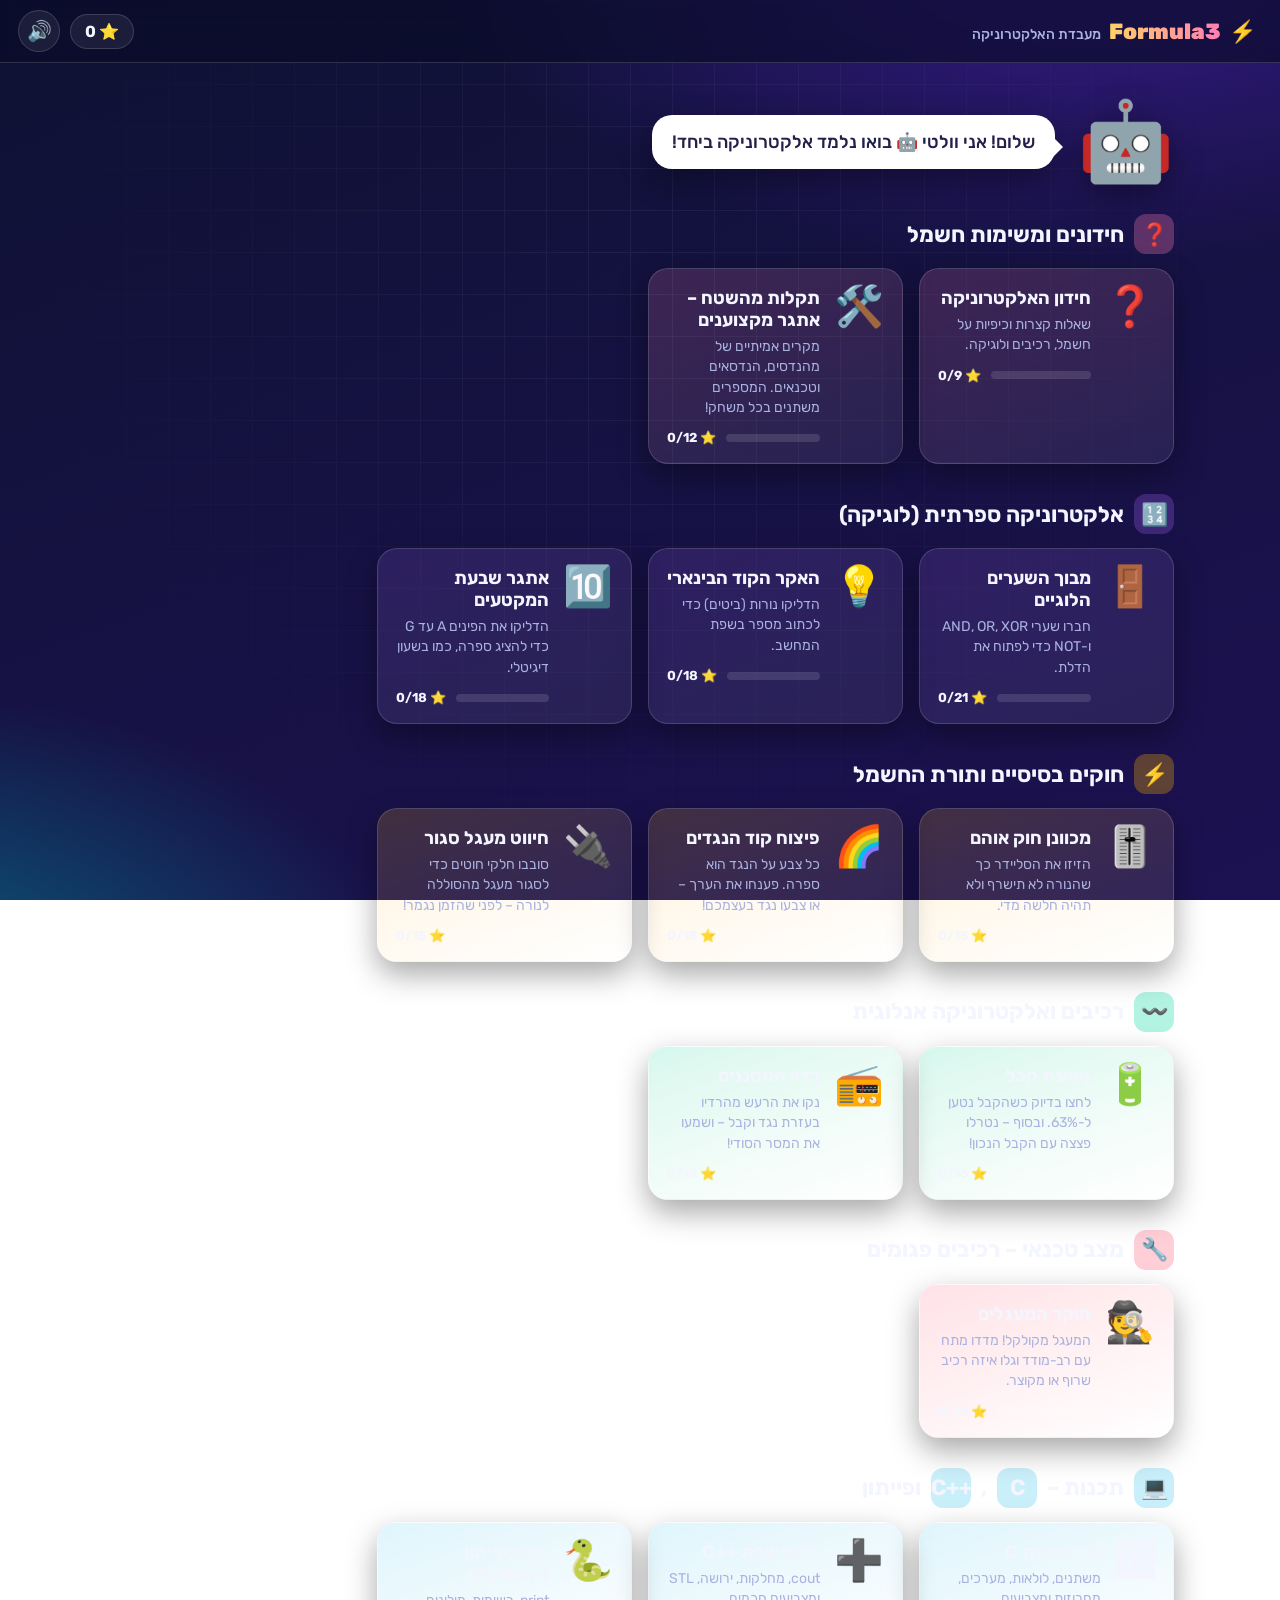
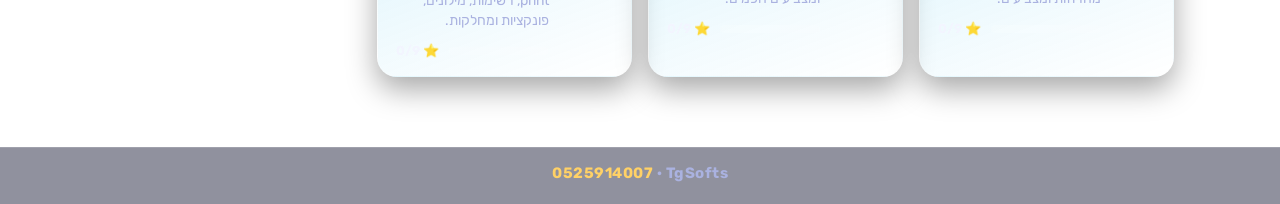
<file: index.html>
<!DOCTYPE html>
<html lang="he" dir="rtl">
<head>
  <meta charset="UTF-8">
  <meta name="viewport" content="width=device-width, initial-scale=1, viewport-fit=cover">
  <meta name="theme-color" content="#151040">
  <title>Formula3 – מעבדת האלקטרוניקה</title>
  <link rel="preconnect" href="https://fonts.googleapis.com">
  <link rel="preconnect" href="https://fonts.gstatic.com" crossorigin>
  <link href="https://fonts.googleapis.com/css2?family=Rubik:wght@400;500;700;900&display=swap" rel="stylesheet">
  <link rel="stylesheet" href="style.css?v=5">
</head>
<body>
  <div class="bg-grid"></div>

  <header class="topbar">
    <button id="homeBtn" class="brand" title="לתפריט הראשי">
      <span class="brand-bolt">⚡</span>
      <span class="brand-name">Formula3</span>
      <small>מעבדת האלקטרוניקה</small>
    </button>
    <div class="top-actions">
      <div class="star-total" title="כל הכוכבים שאספתם">⭐ <span id="starTotal">0</span></div>
      <button id="muteBtn" class="icon-btn" title="צליל">🔊</button>
    </div>
  </header>

  <main id="app"></main>

  <footer class="site-footer">
    <span class="ltr">TgSofts</span> · <a class="ltr" href="tel:0525914007">0525914007</a>
  </footer>

  <canvas id="fx"></canvas>
  <div id="toast" class="toast"></div>
  <div id="modal" class="modal hidden"><div class="modal-card" id="modalCard"></div></div>

  <script src="core.js?v=6"></script>
  <script src="quiz.js?v=4"></script>
  <script src="story.js?v=4"></script>
  <script src="logic.js?v=4"></script>
  <script src="binary.js?v=4"></script>
  <script src="segment.js?v=4"></script>
  <script src="ohm.js?v=4"></script>
  <script src="resistor.js?v=4"></script>
  <script src="circuit.js?v=4"></script>
  <script src="capacitor.js?v=4"></script>
  <script src="filter.js?v=4"></script>
  <script src="detective.js?v=4"></script>
  <script src="code.js?v=7"></script>
  <script>App.start();</script>
</body>
</html>
</file>
<file: style.css>
:root {
  --bg1: #0e1233;
  --bg2: #1d1152;
  --card: rgba(255, 255, 255, 0.07);
  --card2: rgba(255, 255, 255, 0.12);
  --line: rgba(255, 255, 255, 0.15);
  --text: #f3f5ff;
  --muted: #aab2e0;
  --accent: #ffd166;
  --good: #2ee59d;
  --bad: #ff5c7a;
  --blue: #4cc9f0;
  --purple: #9b5de5;
  --c: #ffd166;
  --radius: 20px;
  --shadow: 0 12px 30px rgba(0, 0, 0, 0.35);
}

* { box-sizing: border-box; -webkit-tap-highlight-color: transparent; }
html, body { margin: 0; min-height: 100%; }
body {
  font-family: 'Rubik', 'Segoe UI', Arial, sans-serif;
  color: var(--text);
  background:
    radial-gradient(1100px 600px at 85% -10%, #3b1c92 0%, transparent 60%),
    radial-gradient(900px 500px at -10% 110%, #08607f 0%, transparent 60%),
    linear-gradient(160deg, var(--bg1), var(--bg2));
  background-attachment: fixed;
  overflow-x: hidden;
}
.bg-grid {
  position: fixed; inset: 0; pointer-events: none; opacity: 0.06;
  background-image: linear-gradient(#fff 1px, transparent 1px), linear-gradient(90deg, #fff 1px, transparent 1px);
  background-size: 42px 42px;
  -webkit-mask-image: radial-gradient(circle at 50% 30%, #000, transparent 75%);
  mask-image: radial-gradient(circle at 50% 30%, #000, transparent 75%);
}
button { font-family: inherit; cursor: pointer; border: none; color: inherit; background: none; }
button:disabled { cursor: not-allowed; }
.ltr { direction: ltr; unicode-bidi: isolate; display: inline-block; }

/* ---------- Top bar ---------- */
.topbar {
  position: sticky; top: 0; z-index: 20;
  display: flex; justify-content: space-between; align-items: center;
  padding: 10px 18px;
  background: rgba(10, 12, 40, 0.65);
  backdrop-filter: blur(10px);
  border-bottom: 1px solid var(--line);
}
.brand { display: flex; align-items: baseline; gap: 8px; font-size: 22px; font-weight: 900; }
.brand-bolt { display: inline-block; animation: wiggle 3s ease-in-out infinite; }
.brand-name { background: linear-gradient(90deg, #ffd166, #ff7eb3); -webkit-background-clip: text; background-clip: text; color: transparent; }
.brand small { font-size: 14px; font-weight: 500; color: var(--muted); }
.top-actions { display: flex; gap: 10px; align-items: center; }
.star-total { background: var(--card); border: 1px solid var(--line); padding: 7px 14px; border-radius: 999px; font-weight: 700; }
.icon-btn { background: var(--card); border: 1px solid var(--line); width: 42px; height: 42px; border-radius: 50%; font-size: 20px; transition: transform .15s; }
.icon-btn:hover { transform: scale(1.1); }

main { max-width: 1100px; margin: 0 auto; padding: 22px 16px 40px; position: relative; }
.site-footer {
  position: relative; text-align: center; padding: 16px 12px 22px;
  color: var(--muted); font-size: 15px; font-weight: 700; letter-spacing: .5px;
  border-top: 1px solid var(--line); background: rgba(10, 12, 40, .45);
}
.site-footer a { color: var(--accent); text-decoration: none; }
.site-footer a:hover { text-decoration: underline; }

/* ---------- Buttons ---------- */
.btn {
  display: inline-flex; align-items: center; justify-content: center; gap: 6px;
  padding: 12px 22px; border-radius: 999px; font-size: 17px; font-weight: 700;
  color: #2a1700;
  background: linear-gradient(180deg, #ffe08a, #ffb703);
  box-shadow: 0 5px 0 #c27c00, 0 10px 20px rgba(0, 0, 0, 0.3);
  transition: transform .1s, box-shadow .1s, filter .15s;
}
.btn:hover { filter: brightness(1.07); }
.btn:active { transform: translateY(4px); box-shadow: 0 1px 0 #c27c00, 0 4px 10px rgba(0, 0, 0, 0.3); }
.btn.secondary { color: var(--text); background: var(--card2); box-shadow: 0 4px 0 rgba(0, 0, 0, 0.35); border: 1px solid var(--line); }
.btn.good { color: #00331f; background: linear-gradient(180deg, #7dffc8, #2ee59d); box-shadow: 0 5px 0 #13a56c; }
.btn.small { padding: 8px 14px; font-size: 15px; }
.btn.big { padding: 15px 30px; font-size: 20px; }
.btn:disabled { filter: grayscale(0.8) brightness(0.7); }

.chip { background: var(--card2); border: 1px solid var(--line); padding: 6px 14px; border-radius: 999px; font-weight: 700; white-space: nowrap; }

/* ---------- Hub ---------- */
.hero { display: flex; align-items: center; gap: 22px; margin: 10px 0 26px; }
.mascot { font-size: 78px; cursor: pointer; animation: float 3s ease-in-out infinite; filter: drop-shadow(0 8px 16px rgba(0,0,0,.4)); user-select: none; }
.bubble {
  position: relative; background: #fff; color: #23214a;
  padding: 16px 20px; border-radius: 20px; font-size: 18px; font-weight: 500;
  box-shadow: var(--shadow); max-width: 560px;
}
.bubble::after {
  content: ''; position: absolute; right: -18px; top: 22px;
  border: 10px solid transparent; border-left-color: #fff;
}
.cat { margin-bottom: 30px; }
.cat-title { display: flex; align-items: center; gap: 10px; font-size: 22px; margin: 0 0 14px; }
.cat-title span { display: grid; place-items: center; width: 40px; height: 40px; border-radius: 12px; background: color-mix(in srgb, var(--c) 30%, transparent); }
.cards { display: grid; grid-template-columns: repeat(auto-fill, minmax(250px, 1fr)); gap: 16px; }
.card {
  text-align: right; display: flex; gap: 14px; align-items: flex-start;
  padding: 18px; border-radius: var(--radius);
  background: linear-gradient(160deg, color-mix(in srgb, var(--c) 18%, transparent), var(--card));
  border: 1px solid var(--line);
  box-shadow: var(--shadow);
  transition: transform .2s, box-shadow .2s, border-color .2s;
  animation: rise .5s both;
}
.card:hover { transform: translateY(-5px) scale(1.01); border-color: var(--c); box-shadow: 0 16px 34px rgba(0,0,0,.4), 0 0 24px color-mix(in srgb, var(--c) 45%, transparent); }
.card-icon { font-size: 40px; line-height: 1; transition: transform .3s; }
.card:hover .card-icon { transform: rotate(-10deg) scale(1.15); }
.card h3 { margin: 0 0 6px; font-size: 18px; }
.card p { margin: 0 0 12px; color: var(--muted); font-size: 14px; line-height: 1.45; }
.card-body { flex: 1; }
.card-stars { display: flex; align-items: center; gap: 10px; font-size: 13px; font-weight: 700; }
.bar { flex: 1; height: 8px; border-radius: 99px; background: rgba(255,255,255,.12); overflow: hidden; }
.bar i { display: block; height: 100%; background: linear-gradient(90deg, #ffd166, #ff9f1c); border-radius: 99px; }

/* ---------- Level select ---------- */
.game-head { display: flex; align-items: center; gap: 14px; flex-wrap: wrap; margin-bottom: 14px; }
.game-title { font-size: 24px; font-weight: 900; display: flex; align-items: center; gap: 10px; flex: 1; }
.gicon { font-size: 32px; }
.intro-card { display: flex; gap: 16px; align-items: flex-start; background: var(--card); border: 1px solid var(--line); border-radius: var(--radius); padding: 18px 20px; margin-bottom: 22px; }
.intro-card p { margin: 0; font-size: 18px; line-height: 1.6; }
.intro-bot { font-size: 46px; animation: float 3s ease-in-out infinite; }
.level-grid { display: grid; grid-template-columns: repeat(auto-fill, minmax(110px, 1fr)); gap: 16px; }
.level {
  aspect-ratio: 1; border-radius: 26px; display: flex; flex-direction: column; align-items: center; justify-content: center; gap: 6px;
  background: radial-gradient(circle at 30% 25%, color-mix(in srgb, var(--c) 55%, #fff 10%), color-mix(in srgb, var(--c) 25%, #1d1152));
  border: 2px solid color-mix(in srgb, var(--c) 70%, transparent);
  box-shadow: 0 6px 0 rgba(0,0,0,.35), 0 10px 20px rgba(0,0,0,.3);
  transition: transform .15s;
  animation: rise .4s both;
}
.level:hover:not(:disabled) { transform: translateY(-4px) rotate(-2deg); }
.level b { font-size: 34px; font-weight: 900; }
.lv-stars { color: #ffd166; font-size: 18px; letter-spacing: 2px; }
.lv-stars em { font-style: normal; color: rgba(255,255,255,.25); }
.level.locked { background: var(--card); border-color: var(--line); opacity: .6; }

/* ---------- Game screen ---------- */
.rounds { display: flex; gap: 8px; justify-content: center; min-height: 14px; margin-bottom: 12px; }
.rounds i { width: 14px; height: 14px; border-radius: 50%; background: rgba(255,255,255,.15); transition: all .3s; }
.rounds i.done { background: var(--good); box-shadow: 0 0 10px var(--good); }
.rounds i.now { background: var(--accent); transform: scale(1.3); }
.hint {
  display: flex; gap: 12px; align-items: center;
  background: color-mix(in srgb, var(--c) 14%, rgba(255,255,255,.06));
  border: 1px solid color-mix(in srgb, var(--c) 40%, transparent);
  border-radius: 16px; padding: 12px 16px; margin-bottom: 16px; font-size: 17px; line-height: 1.55;
}
.hint-bot { font-size: 30px; }
.stage {
  background: var(--card); border: 1px solid var(--line); border-radius: var(--radius);
  padding: 22px; box-shadow: var(--shadow); min-height: 300px;
}
.center { text-align: center; }
.row { display: flex; gap: 12px; align-items: center; justify-content: center; flex-wrap: wrap; }
.mt { margin-top: 18px; }
.panel { background: rgba(0,0,0,.22); border: 1px solid var(--line); border-radius: 16px; padding: 14px; }
svg text { font-family: 'Rubik', 'Segoe UI', Arial, sans-serif; }
.svg-wrap { direction: ltr; }
.svg-wrap svg { width: 100%; height: auto; display: block; }
details.help { margin-top: 16px; background: rgba(0,0,0,.2); border-radius: 14px; padding: 10px 14px; border: 1px solid var(--line); }
details.help summary { cursor: pointer; font-weight: 700; }

/* ---------- Toast & modal ---------- */
.toast {
  position: fixed; top: 74px; left: 50%; z-index: 50;
  transform: translate(-50%, -30px); opacity: 0; pointer-events: none;
  padding: 12px 22px; border-radius: 999px; font-size: 18px; font-weight: 700;
  background: #2b2f6b; border: 1px solid var(--line); box-shadow: var(--shadow);
  transition: transform .3s cubic-bezier(.2,1.6,.4,1), opacity .25s; max-width: 92vw; text-align: center;
}
.toast.show { transform: translate(-50%, 0); opacity: 1; }
.toast.good { background: linear-gradient(90deg, #0f8a5f, #18b87c); }
.toast.bad { background: linear-gradient(90deg, #a8324d, #d9465f); }
#fx { position: fixed; inset: 0; width: 100%; height: 100%; pointer-events: none; z-index: 60; }
.modal { position: fixed; inset: 0; z-index: 40; display: grid; place-items: center; background: rgba(5, 6, 25, .65); backdrop-filter: blur(6px); padding: 16px; }
.modal.hidden { display: none; }
.modal-card {
  width: min(460px, 100%); text-align: center; padding: 26px 22px;
  background: linear-gradient(170deg, #2c2378, #1a1450); border: 1px solid var(--line);
  border-radius: 28px; box-shadow: 0 20px 60px rgba(0,0,0,.5);
}
.modal-card h2 { margin: 6px 0; font-size: 28px; }
.modal-card p { font-size: 18px; color: #dfe3ff; }
.result-emoji { font-size: 70px; animation: bounce 1s ease-in-out infinite alternate; }
.stars-big { display: flex; justify-content: center; gap: 10px; margin: 8px 0; }
.sb { font-size: 56px; color: rgba(255,255,255,.18); }
.sb.on { color: #ffd166; text-shadow: 0 0 18px #ffb703; animation: starIn .5s both cubic-bezier(.2,1.8,.4,1); }
.modal-actions { display: flex; flex-wrap: wrap; gap: 10px; justify-content: center; margin-top: 16px; }
.finale { color: var(--accent) !important; font-weight: 700; }

/* ---------- Animations ---------- */
@keyframes float { 0%, 100% { transform: translateY(0); } 50% { transform: translateY(-10px); } }
@keyframes wiggle { 0%, 90%, 100% { transform: rotate(0); } 93% { transform: rotate(-15deg); } 96% { transform: rotate(15deg); } }
@keyframes rise { from { opacity: 0; transform: translateY(16px); } to { opacity: 1; transform: none; } }
@keyframes popAnim { 0% { transform: scale(1); } 40% { transform: scale(1.12); } 100% { transform: scale(1); } }
@keyframes shakeAnim { 0%, 100% { transform: translateX(0); } 20% { transform: translateX(-10px); } 40% { transform: translateX(10px); } 60% { transform: translateX(-6px); } 80% { transform: translateX(6px); } }
@keyframes bounce { from { transform: translateY(0) scale(1); } to { transform: translateY(-10px) scale(1.06); } }
@keyframes starIn { from { transform: scale(0) rotate(-90deg); opacity: 0; } to { transform: scale(1) rotate(0); opacity: 1; } }
@keyframes glowPulse { 0%, 100% { filter: drop-shadow(0 0 6px #ffd166); } 50% { filter: drop-shadow(0 0 18px #ffd166); } }
@keyframes fadeIn { from { opacity: 0; } to { opacity: 1; } }
@keyframes smoke { from { transform: translateY(0) scale(.6); opacity: 1; } to { transform: translateY(-50px) scale(1.6); opacity: 0; } }
.pop { animation: popAnim .35s ease; }
.shake { animation: shakeAnim .45s ease; }
.fade-in { animation: fadeIn .35s ease; }

/* ================= Game: Quiz ================= */
.quiz-scene { font-size: 64px; text-align: center; letter-spacing: 6px; animation: float 3s ease-in-out infinite; filter: drop-shadow(0 8px 14px rgba(0,0,0,.4)); }
.quiz-q { font-size: 24px; font-weight: 700; text-align: center; margin: 6px 0 22px; line-height: 1.5; }
.answers { display: grid; grid-template-columns: repeat(auto-fit, minmax(220px, 1fr)); gap: 14px; }
.answer {
  padding: 18px; border-radius: 18px; font-size: 19px; font-weight: 700;
  background: var(--card2); border: 2px solid var(--line); unicode-bidi: plaintext;
  transition: transform .15s, background .2s, border-color .2s; animation: rise .35s both;
}
.answer:hover:not(:disabled) { transform: translateY(-3px); border-color: var(--c); }
.answer.right { background: color-mix(in srgb, var(--good) 35%, transparent); border-color: var(--good); }
.answer.wrong { background: color-mix(in srgb, var(--bad) 35%, transparent); border-color: var(--bad); }
.explain { margin-top: 18px; text-align: center; font-size: 18px; color: #dfe3ff; animation: rise .3s both; }

/* ================= Game: Binary ================= */
.vault { position: relative; margin: 0 auto 20px; width: min(320px, 100%); text-align: center; padding: 18px; border-radius: 24px; background: linear-gradient(160deg, #39407a, #222655); border: 3px solid #6e76c4; box-shadow: inset 0 0 20px rgba(0,0,0,.5), var(--shadow); }
.vault-label { color: var(--muted); font-weight: 700; }
.vault-num { font-size: 64px; font-weight: 900; color: #ffd166; text-shadow: 0 0 20px rgba(255, 209, 102, .5); }
.vault-lock { position: absolute; top: -18px; left: -14px; font-size: 40px; }
.bulbs { display: flex; justify-content: center; gap: 10px; flex-wrap: wrap; }
.bulb { display: flex; flex-direction: column; align-items: center; gap: 4px; width: 68px; padding: 10px 0; border-radius: 16px; background: rgba(0,0,0,.25); border: 2px solid var(--line); transition: transform .12s, border-color .2s, background .2s; }
.bulb:hover { transform: translateY(-3px); }
.bulb-glass { font-size: 34px; filter: grayscale(1) brightness(.5); transition: filter .2s; }
.bulb.on { border-color: #ffd166; background: rgba(255, 209, 102, .15); }
.bulb.on .bulb-glass { filter: none; animation: glowPulse 1.6s infinite; }
.bulb-bit { font-size: 22px; font-weight: 900; }
.bulb-w { font-size: 13px; color: var(--muted); }
.bin-readout { display: flex; justify-content: center; align-items: center; gap: 14px; margin: 20px 0; font-size: 30px; font-weight: 900; font-family: Consolas, monospace; }
.bin-readout .eq { color: var(--muted); }

/* ================= Game: 7-segment ================= */
.seg-layout { display: flex; gap: 26px; justify-content: center; align-items: center; flex-wrap: wrap; }
.seg-box { background: #0b0d1c; border-radius: 22px; padding: 18px 26px; border: 3px solid #2d3160; box-shadow: inset 0 0 30px rgba(0,0,0,.7); width: 210px; }
.seg7 { width: 100%; height: auto; display: block; }
.seg polygon { fill: #2a1416; stroke: #3d1d20; stroke-width: 1; transition: fill .15s, filter .15s; }
.seg.on polygon { fill: #ff3b3b; filter: drop-shadow(0 0 6px #ff3b3b); }
.seg text { font-size: 11px; font-weight: 700; fill: #8a5a5e; text-anchor: middle; pointer-events: none; }
.seg.on text { fill: #fff; }
.seg.click { cursor: pointer; }
.seg.click:hover polygon { stroke: #ffd166; stroke-width: 2; }
.seg-target { text-align: center; }
.seg-target .big { font-size: 96px; font-weight: 900; color: #ffd166; line-height: 1; }
.pins { display: grid; grid-template-columns: repeat(7, 1fr); gap: 8px; direction: ltr; max-width: 460px; margin: 0 auto; }
.pin { padding: 12px 0; border-radius: 14px; font-size: 20px; font-weight: 900; background: rgba(0,0,0,.3); border: 2px solid var(--line); }
.pin.on { background: #ff3b3b; border-color: #ff9a9a; box-shadow: 0 0 14px #ff3b3b; }

/* ================= Game: Logic gates ================= */
.lg-cases { display: flex; gap: 10px; justify-content: center; flex-wrap: wrap; margin-bottom: 12px; }
.lg-case { padding: 10px 14px; border-radius: 14px; background: var(--card2); border: 2px solid var(--line); font-weight: 700; direction: ltr; }
.lg-case.sel { border-color: var(--accent); background: rgba(255, 209, 102, .15); }
.lg-case.ok { border-color: var(--good); }
.lg-case.no { border-color: var(--bad); }
.lg-gate rect { transition: fill .2s; }
.lg-slot { cursor: pointer; }
.lg-slot:hover rect { stroke: #ffd166; }
.gate-rules { display: grid; grid-template-columns: repeat(auto-fit, minmax(180px, 1fr)); gap: 10px; margin-top: 10px; }
.gate-rules div { background: rgba(255,255,255,.06); border-radius: 12px; padding: 8px 12px; font-size: 15px; }
.gate-rules b { color: var(--accent); direction: ltr; display: inline-block; }

/* ================= Game: Ohm ================= */
.ohm-controls { display: grid; gap: 14px; max-width: 560px; margin: 14px auto 0; }
.slider-row { display: flex; align-items: center; gap: 14px; }
.slider-row label { font-weight: 700; min-width: 120px; }
.slider-row output { font-weight: 900; font-size: 22px; min-width: 100px; text-align: center; direction: ltr; color: var(--accent); }
input[type=range] { flex: 1; accent-color: #ffd166; height: 30px; }
.readouts { display: flex; gap: 10px; justify-content: center; flex-wrap: wrap; }
.readout { background: #0b0d1c; border: 2px solid #2d3160; border-radius: 14px; padding: 8px 16px; font-family: Consolas, monospace; font-size: 22px; font-weight: 700; color: #7dffc8; direction: ltr; }
.readout small { color: var(--muted); font-family: 'Rubik', sans-serif; font-size: 13px; display: block; }
.smoke { animation: smoke 1.2s ease-out forwards; }

/* ================= Game: Resistor ================= */
.res-wrap { max-width: 520px; margin: 0 auto; }
.res-band { cursor: pointer; transition: transform .15s; }
.res-band.sel { stroke: #fff; stroke-width: 3; }
.palette { display: grid; grid-template-columns: repeat(5, 1fr); gap: 8px; max-width: 520px; margin: 14px auto 0; }
.swatch { display: flex; align-items: center; gap: 8px; padding: 8px; border-radius: 12px; background: rgba(0,0,0,.25); border: 2px solid var(--line); font-weight: 700; font-size: 14px; }
.swatch i { width: 22px; height: 22px; border-radius: 6px; border: 1px solid rgba(255,255,255,.4); flex: none; }
.swatch:hover { border-color: var(--accent); }
.legend { display: grid; grid-template-columns: repeat(5, 1fr); gap: 6px; margin-top: 10px; }
.legend div { display: flex; align-items: center; gap: 6px; font-size: 14px; }
.legend i { width: 18px; height: 18px; border-radius: 5px; border: 1px solid rgba(255,255,255,.4); }
.res-target { text-align: center; font-size: 34px; font-weight: 900; color: var(--accent); direction: ltr; }

/* ================= Game: Circuit runner ================= */
.cr-top { display: flex; align-items: center; gap: 12px; margin-bottom: 14px; }
.timebar { flex: 1; height: 14px; border-radius: 99px; background: rgba(255,255,255,.12); overflow: hidden; }
.timebar i { display: block; height: 100%; background: linear-gradient(90deg, #2ee59d, #ffd166); transition: width .25s linear; }
.timebar.low i { background: linear-gradient(90deg, #ff5c7a, #ff9f1c); }
.cr-grid { display: grid; gap: 4px; direction: ltr; width: min(480px, 100%); margin: 0 auto; }
.tile { position: relative; aspect-ratio: 1; border-radius: 10px; background: #14183a; border: 1px solid #2a2f63; padding: 0; overflow: hidden; }
.tile:hover { border-color: var(--accent); }
.tile.empty { cursor: default; background: #101330; }
.pipe { position: absolute; inset: 0; transition: transform .2s ease; }
.pipe svg { width: 100%; height: 100%; display: block; }
.pipe path { stroke: #5a6390; stroke-width: 16; fill: none; stroke-linecap: square; transition: stroke .2s; }
.tile.live .pipe path { stroke: #ffd166; filter: drop-shadow(0 0 6px #ffb703); }
.tile .icon { position: absolute; inset: 0; display: grid; place-items: center; font-size: clamp(18px, 5vw, 34px); pointer-events: none; }
.tile .icon span { background: #14183a; border-radius: 50%; padding: 2px; line-height: 1; }
.tile.bulb-off .icon span { filter: grayscale(1) brightness(.7); }
.tile.bulb-on .icon span { animation: glowPulse 1s infinite; }

/* ================= Game: Capacitor ================= */
.cap-layout { display: grid; grid-template-columns: 1fr 120px; gap: 18px; align-items: center; }
.cap-meter { position: relative; height: 240px; border-radius: 18px; background: #0b0d1c; border: 3px solid #2d3160; overflow: hidden; }
.cap-fill { position: absolute; bottom: 0; left: 0; right: 0; height: 0; background: linear-gradient(0deg, #4cc9f0, #9b5de5); }
.cap-mark { position: absolute; left: 0; right: 0; bottom: 63.2%; border-top: 3px dashed #ffd166; }
.cap-mark span { position: absolute; right: 4px; top: -24px; font-weight: 900; color: #ffd166; }
.cap-cover { position: absolute; inset: 0; display: grid; place-items: center; font-size: 56px; background: repeating-linear-gradient(45deg, #1c1f45, #1c1f45 12px, #23275a 12px, #23275a 24px); }
.cap-info { text-align: center; font-size: 20px; margin-bottom: 10px; }
.cap-timer { font-family: Consolas, monospace; font-size: 42px; font-weight: 900; color: #7dffc8; text-align: center; direction: ltr; }
.bomb { font-size: 80px; text-align: center; }
.bomb.tick { animation: popAnim .5s infinite; }
.opt-grid { display: grid; grid-template-columns: repeat(auto-fit, minmax(130px, 1fr)); gap: 12px; margin-top: 16px; }

/* ================= Game: Filter radio ================= */
.radio { background: linear-gradient(170deg, #5b3b23, #3a2414); border-radius: 26px; padding: 18px; border: 3px solid #8a5a36; box-shadow: var(--shadow); }
.radio canvas { width: 100%; height: 220px; display: block; background: #08110c; border-radius: 14px; border: 2px solid #1d3a28; }
.radio-controls { display: grid; gap: 12px; margin-top: 14px; }
.ftype { display: flex; gap: 8px; justify-content: center; }
.ftype button { padding: 10px 16px; border-radius: 12px; background: rgba(0,0,0,.3); border: 2px solid rgba(255,255,255,.2); font-weight: 700; }
.ftype button.sel { background: #ffd166; color: #2a1700; border-color: #fff3c4; }
.clarity { display: flex; align-items: center; gap: 12px; font-weight: 700; }
.clarity .bar { height: 14px; }
.clarity .bar i { background: linear-gradient(90deg, #ff5c7a, #ffd166, #2ee59d); transition: width .2s; }
.secret { margin-top: 16px; text-align: center; font-size: 26px; font-weight: 900; color: #7dffc8; min-height: 40px; }

/* ================= Game: Detective ================= */
.meter { display: flex; align-items: center; gap: 16px; justify-content: center; flex-wrap: wrap; background: #ffcf33; color: #222; border-radius: 22px; padding: 12px 18px; border: 4px solid #2b2b2b; max-width: 560px; margin: 14px auto 0; box-shadow: var(--shadow); }
.meter-lcd { background: #b9d3a0; color: #102010; font-family: Consolas, monospace; font-size: 34px; font-weight: 900; padding: 6px 16px; border-radius: 10px; min-width: 170px; text-align: center; direction: ltr; border: 3px solid #333; }
.probe-btn { padding: 10px 14px; border-radius: 12px; font-weight: 900; border: 3px solid transparent; background: rgba(0,0,0,.08); color: #222; }
.probe-btn.sel { border-color: #222; background: #fff; }
.det-node { cursor: pointer; }
.det-node:hover circle.n { stroke: #ffd166; stroke-width: 4; }
.choices { display: flex; flex-wrap: wrap; gap: 10px; justify-content: center; }
.choice { padding: 10px 16px; border-radius: 14px; background: var(--card2); border: 2px solid var(--line); font-weight: 700; font-size: 16px; }
.choice.sel { border-color: var(--accent); background: rgba(255, 209, 102, .18); }

@media (max-width: 640px) {
  .brand small { display: none; }
  .hero { flex-direction: column; text-align: center; }
  .bubble::after { display: none; }
  .game-title { font-size: 20px; }
  .stage { padding: 14px; }
  .cap-layout { grid-template-columns: 1fr 80px; }
  .bulbs { gap: 4px; flex-wrap: nowrap; }
  .bulb { width: 40px; padding: 6px 0; border-radius: 12px; }
  .bulb-glass { font-size: 24px; }
  .bulb-bit { font-size: 17px; }
  .bulb-w { font-size: 11px; }
  .palette, .legend { grid-template-columns: repeat(2, 1fr); }
  .quiz-q { font-size: 20px; }
}
</file>
